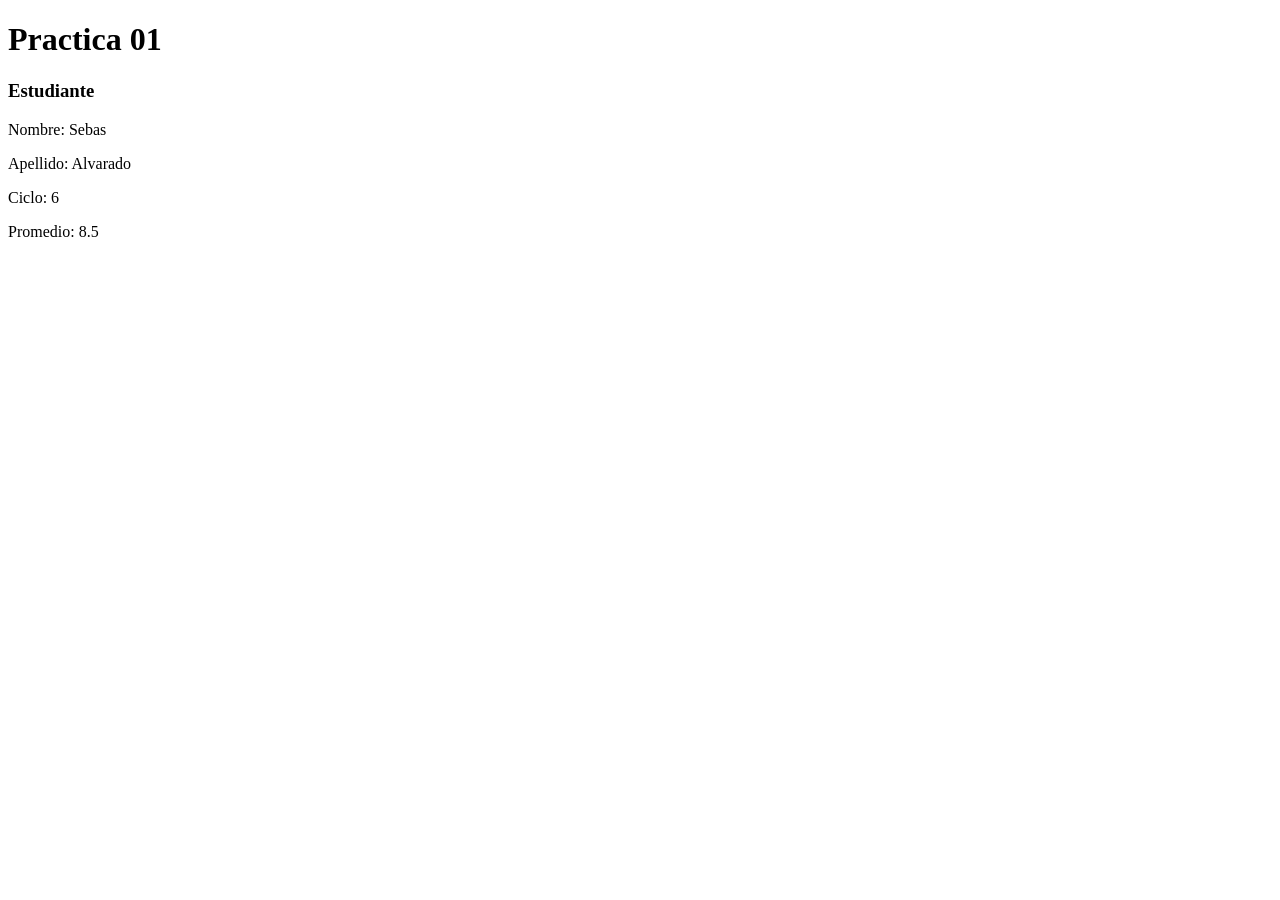
<file: 01-sintaxis/index.html>
<!DOCTYPE html>
<html lang="en">
<head>
    <meta charset="UTF-8">
    <meta name="viewport" content="width=device-width, initial-scale=1.0">
    <title>01-Sintaxis</title>
    
</head>
<body>
    
    <h1> Practica 01 </h1>
    <section id="info">
        <div class="card">
            <h3>Estudiante</h3>
            <p id="nombre"></p>
            <p id="apellido"></p>
            <p id="ciclo"></p>
            <p id="promedio"></p>
        </div>
    </section>

    <script src="js/app.js"></script>
</body>
</html>
</file>
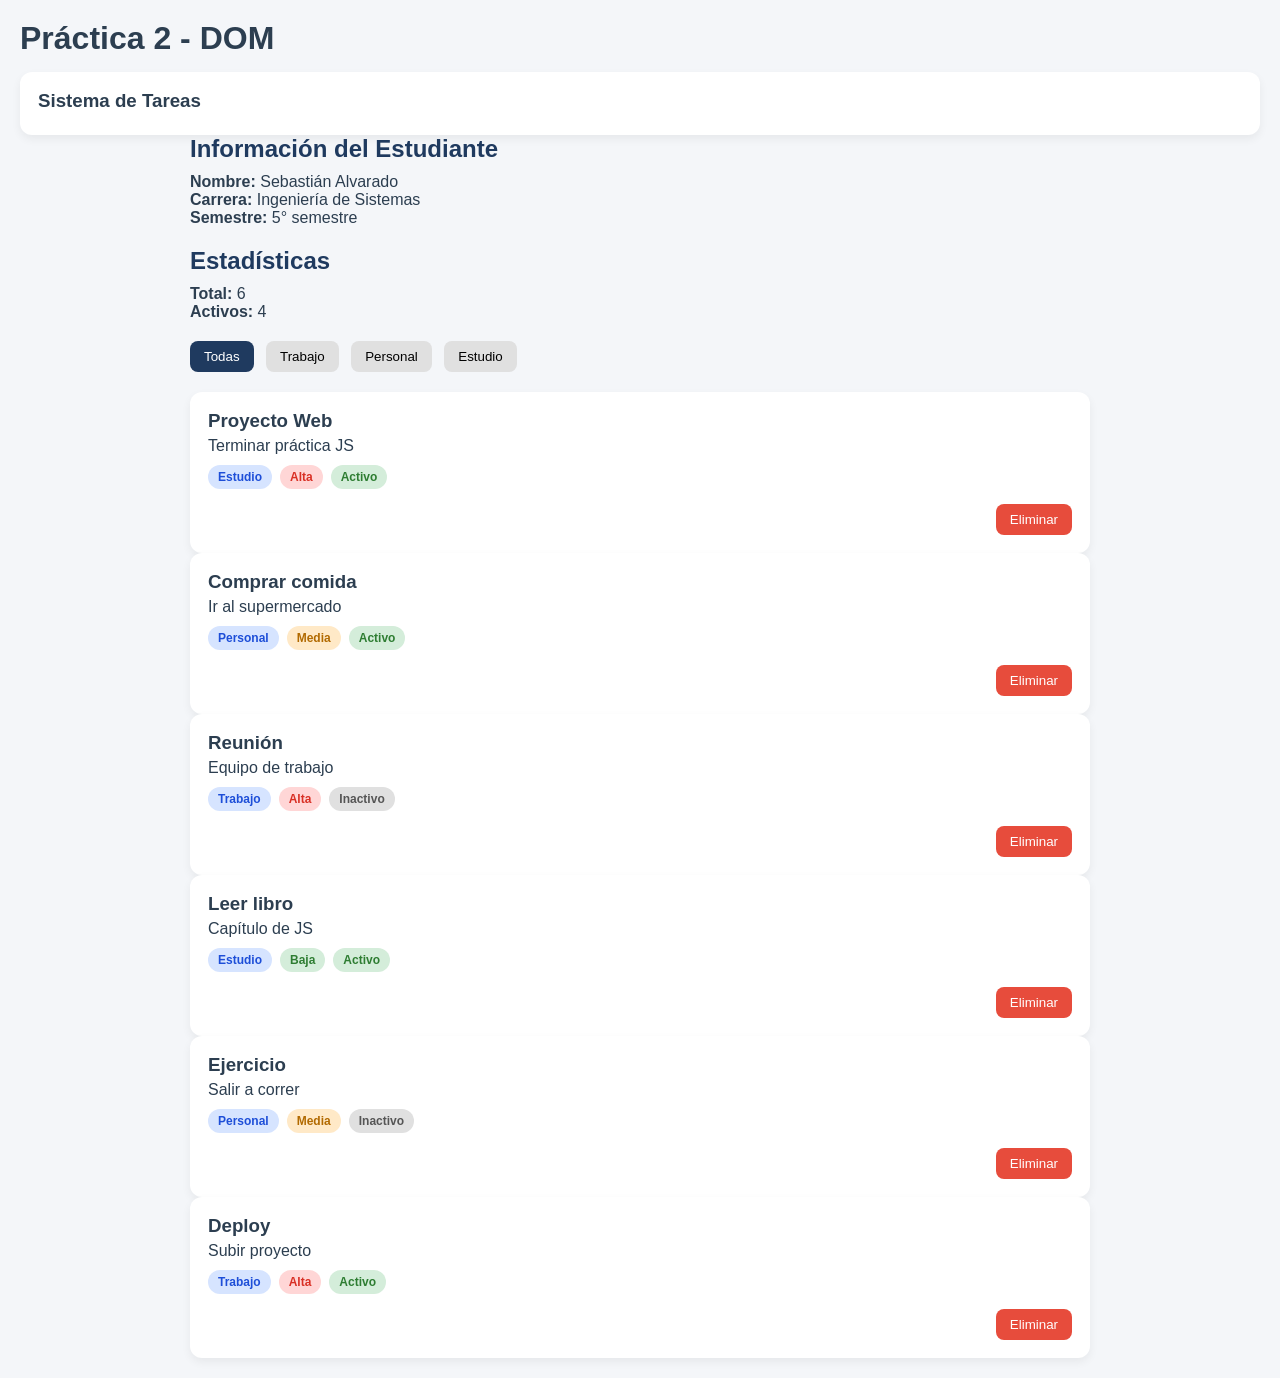
<file: 02-dom-básico/index.html>
<!DOCTYPE html>
<html lang="en">
<head>
    <link rel="stylesheet" href="css/styles.css">
    <meta charset="UTF-8">
    <meta name="viewport" content="width=device-width, initial-scale=1.0">
    <title>Práctica 2 - DOM</title>
</head>
<body>
    
    <h1>Práctica 2 - DOM</h1>

    <section id="info">
        <div class="card">
            <h3>Sistema de Tareas</h3>
            <p id="nombre"></p>
            <p id="apellido"></p>
            <p id="ciclo"></p>
        </div>
    </section>

    <div id="app">

        <div class="info-estudiante">
            <h2>Información del Estudiante</h2>
            <p><strong>Nombre:</strong> <span id="estudiante-nombre"></span></p>
            <p><strong>Carrera:</strong> <span id="estudiante-carrera"></span></p>
            <p><strong>Semestre:</strong> <span id="estudiante-semestre"></span></p>
        </div>

        <div class="estadisticas">
            <h2>Estadísticas</h2>
            <p><strong>Total:</strong> <span id="total-elementos"></span></p>
            <p><strong>Activos:</strong> <span id="elementos-activos"></span></p>
        </div>

        <div class="filtros">
            <button class="btn-filtro btn-filtro-activo" data-categoria="todas">Todas</button>
            <button class="btn-filtro" data-categoria="Trabajo">Trabajo</button>
            <button class="btn-filtro" data-categoria="Personal">Personal</button>
            <button class="btn-filtro" data-categoria="Estudio">Estudio</button>
        </div>

        <div id="contenedor-lista">
            </div>

    </div>

    <script src="js/app.js" defer></script>
</body>
</html>
</file>
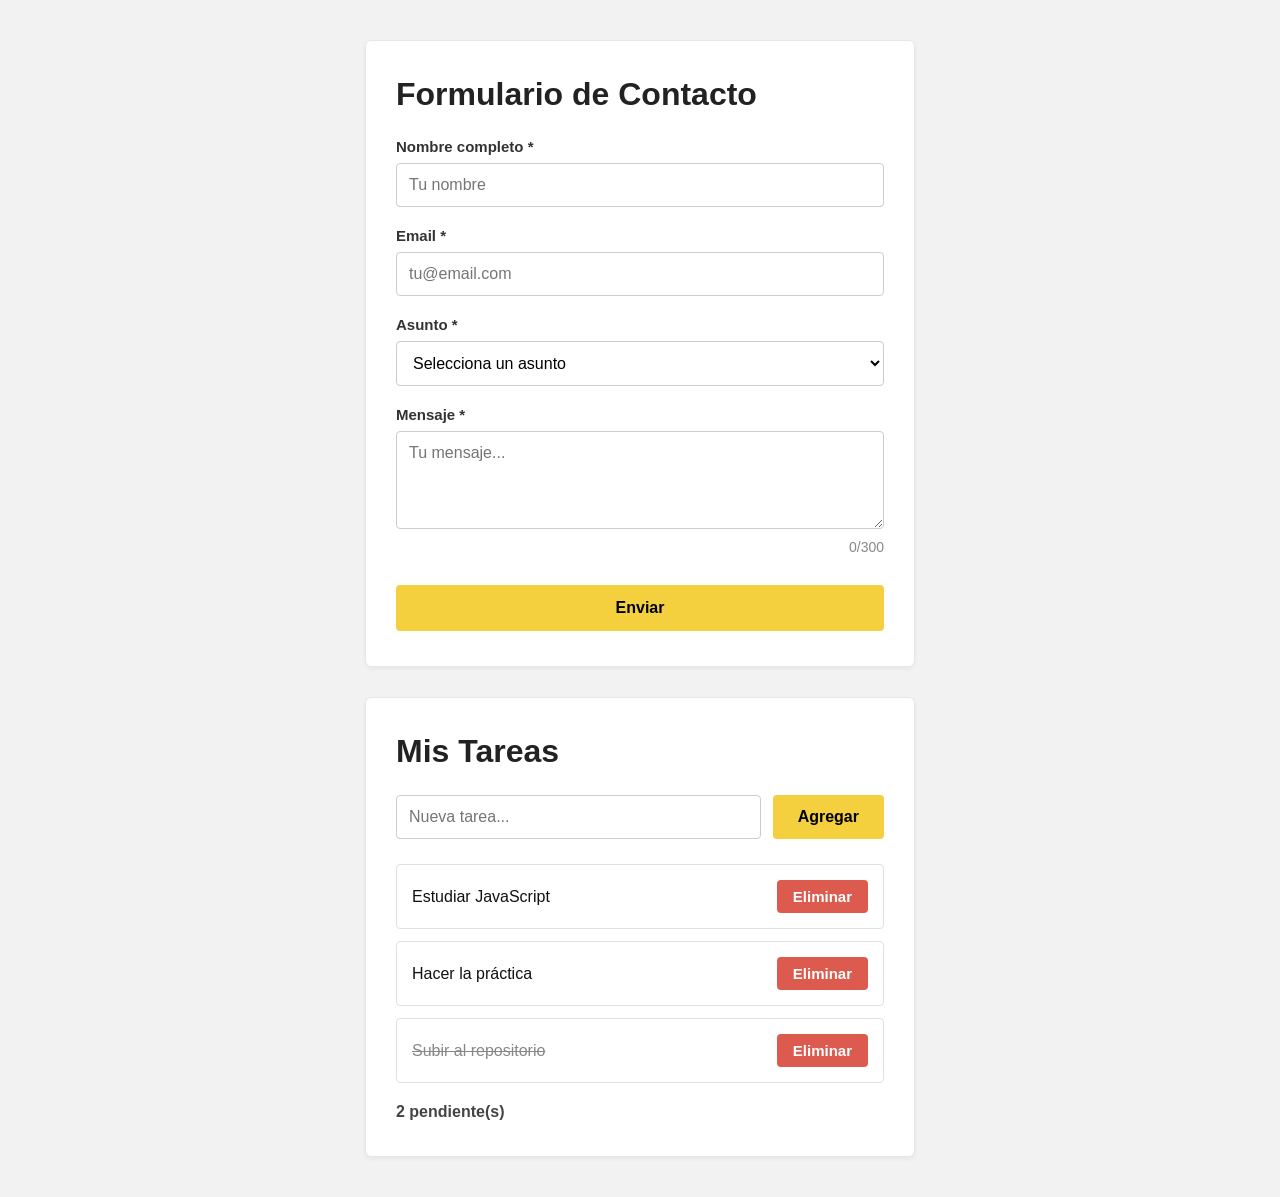
<file: 03-Eventos-en-JS/index.html>
<!DOCTYPE html>
<html lang="en">
<head>
    <meta charset="UTF-8">
    <meta name="viewport" content="width=device-width, initial-scale=1.0">
    <title>Document</title>
    <link rel="stylesheet" href="css/styles.css">
</head>
<body>
    <section class="container">
      <h1>Formulario de Contacto</h1>

      <form id="formulario" novalidate>
        <div class="form-group">
          <label for="nombre">Nombre completo *</label>
          <input type="text" id="nombre" placeholder="Tu nombre">
          <p class="error-msg" id="error-nombre">El nombre es obligatorio y debe tener al menos 3 caracteres</p>
        </div>

        <div class="form-group">
          <label for="email">Email *</label>
          <input type="email" id="email" placeholder="tu@email.com">
          <p class="error-msg" id="error-email">Ingresa un email válido</p>
        </div>

        <div class="form-group">
          <label for="asunto">Asunto *</label>
          <select id="asunto">
            <option value="">Selecciona un asunto</option>
            <option value="consulta">Consulta general</option>
            <option value="soporte">Soporte técnico</option>
            <option value="sugerencia">Sugerencia</option>
          </select>
          <p class="error-msg" id="error-asunto">Selecciona un asunto</p>
        </div>

        <div class="form-group">
          <label for="mensaje">Mensaje *</label>
          <textarea id="mensaje" rows="4" maxlength="300" placeholder="Tu mensaje..."></textarea>
          <p class="char-count"><span id="chars">0</span>/300</p>
          <p class="error-msg" id="error-mensaje">El mensaje debe tener al menos 10 caracteres</p>
        </div>

        <button type="submit">Enviar</button>
      </form>

      <div id="resultado"></div>
    </section>

    <!-- SECCIÓN 2: TAREAS -->
    <section class="container">
      <h2>Mis Tareas</h2>

      <div class="input-group">
        <input type="text" id="nueva-tarea" placeholder="Nueva tarea...">
        <button type="button" id="btn-agregar" data-action="agregar">Agregar</button>
      </div>

      <ul id="lista-tareas"></ul>
      <p id="contador-tareas">0 pendiente(s)</p>
    </section>

    <script src="js/app.js" defer></script>
</body>
</html>
</file>
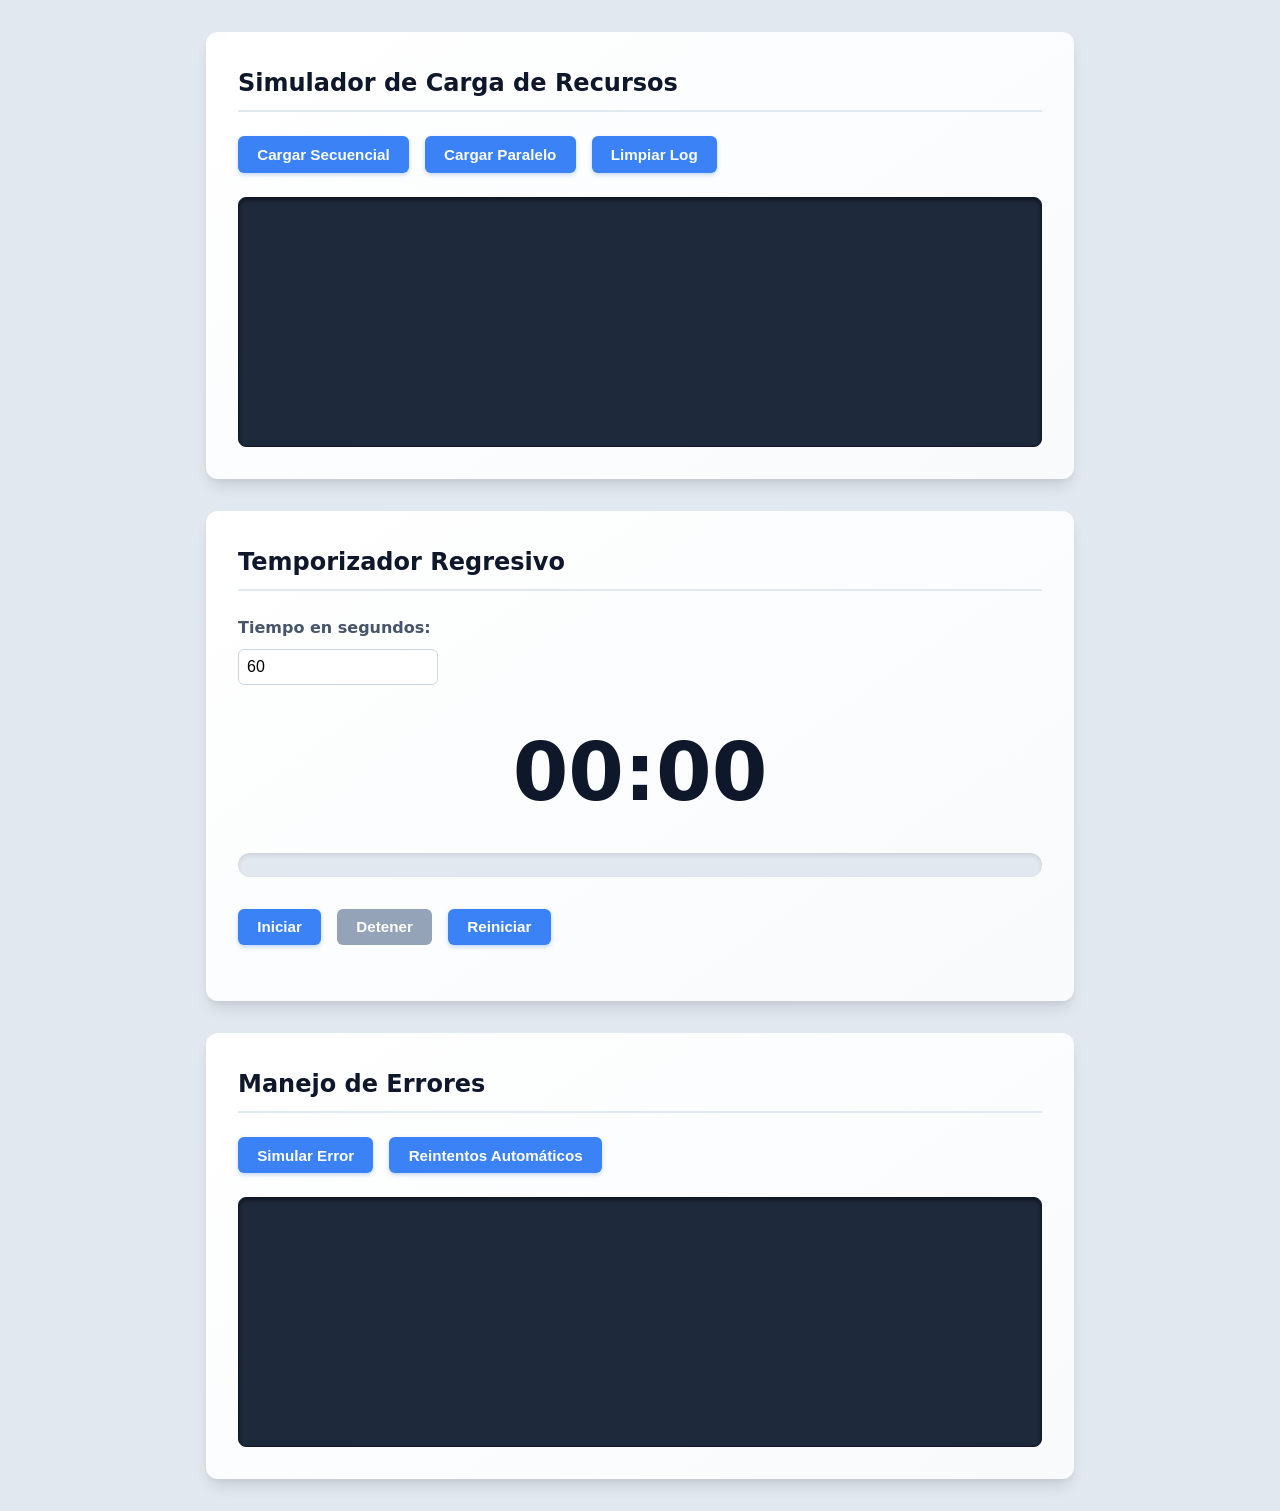
<file: 05-asincronia/index.html>
<!DOCTYPE html>
<html lang="es">
<head>
  <meta charset="UTF-8">
  <meta name="viewport" content="width=device-width, initial-scale=1.0">
  <title>Práctica 5 - Asincronía</title>
  <link rel="stylesheet" href="css/style.css">
</head>
<body>
  <main class="page">
    <!-- SECCIÓN 1: CARGA SECUENCIAL VS PARALELA -->
    <section class="container">
      <h1>Simulador de Carga de Recursos</h1>
      
      <div class="button-group">
        <button type="button" id="btn-secuencial">Cargar Secuencial</button>
        <button type="button" id="btn-paralelo">Cargar Paralelo</button>
        <button type="button" id="btn-limpiar">Limpiar Log</button>
      </div>

      <div id="log" class="log"></div>
      
      <div id="resultados" class="resultados"></div>
    </section>

    <!-- SECCIÓN 2: TEMPORIZADOR -->
    <section class="container">
      <h2>Temporizador Regresivo</h2>

      <div class="form-group">
        <label for="input-tiempo">Tiempo en segundos:</label>
        <input type="number" id="input-tiempo" value="60" min="1" max="600">
      </div>

      <div id="display" class="display">00:00</div>

      <div class="progress-container">
        <div id="barra-progreso" class="progress-bar"></div>
      </div>

      <div class="button-group">
        <button type="button" id="btn-iniciar">Iniciar</button>
        <button type="button" id="btn-detener">Detener</button>
        <button type="button" id="btn-reiniciar">Reiniciar</button>
      </div>
    </section>

    <!-- SECCIÓN 3: MANEJO DE ERRORES -->
    <section class="container">
      <h2>Manejo de Errores</h2>

      <div class="button-group">
        <button type="button" id="btn-error">Simular Error</button>
        <button type="button" id="btn-reintentos">Reintentos Automáticos</button>
      </div>

      <div id="log-errores" class="log"></div>
    </section>
  </main>

  <script defer src="js/app.js"></script>
</body>
</html>
</file>
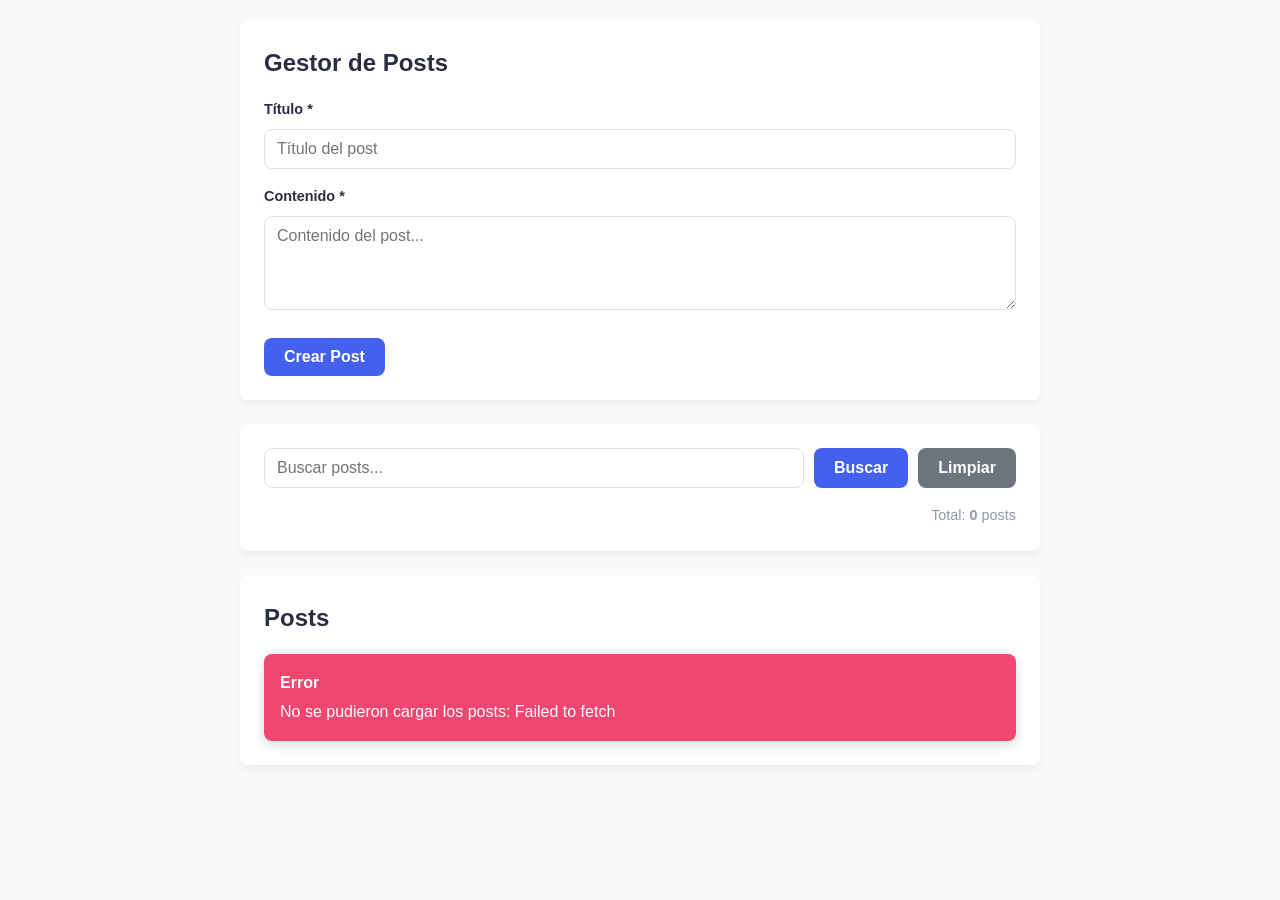
<file: 06-fetch-api/index.html>
<!DOCTYPE html>
<html lang="es">
<head>
  <meta charset="UTF-8">
  <meta name="viewport" content="width=device-width, initial-scale=1.0">
  <title>Práctica 6 - Fetch API</title>
  <link rel="stylesheet" href="css/styles.css">
</head>
<body>
  <main class="page">
    <!-- SECCIÓN 1: FORMULARIO -->
    <section class="container">
      <h1>Gestor de Posts</h1>
      
      <form id="form-post" class="form-post">
        <input type="hidden" id="post-id">
        
        <div class="form-group">
          <label for="titulo">Título *</label>
          <input type="text" id="titulo" placeholder="Título del post" required>
        </div>

        <div class="form-group">
          <label for="contenido">Contenido *</label>
          <textarea id="contenido" rows="4" placeholder="Contenido del post..." required></textarea>
        </div>

        <div class="form-actions">
          <button type="submit" id="btn-submit">Crear Post</button>
          <button type="button" id="btn-cancelar" class="btn-secondary" style="display: none;">Cancelar</button>
        </div>
      </form>
    </section>

    <!-- SECCIÓN 2: FILTROS Y BÚSQUEDA -->
    <section class="container">
      <div class="search-bar">
        <input type="search" id="input-buscar" placeholder="Buscar posts...">
        <button type="button" id="btn-buscar">Buscar</button>
        <button type="button" id="btn-limpiar" class="btn-secondary">Limpiar</button>
      </div>
      
      <div class="stats">
        <p id="contador">Total: <strong>0</strong> posts</p>
      </div>
    </section>

    <!-- SECCIÓN 3: LISTA DE POSTS -->
    <section class="container">
      <h2>Posts</h2>
      
      <div id="lista-posts" class="lista-posts">
        <!-- Los posts se renderizan aquí dinámicamente -->
      </div>

      <div id="mensaje-estado" class="mensaje-estado"></div>
    </section>
  </main>

  <script defer src="js/apiService.js"></script>
  <script defer src="js/components.js"></script>
  <script defer src="js/app.js"></script>
</body>
</html>
</file>
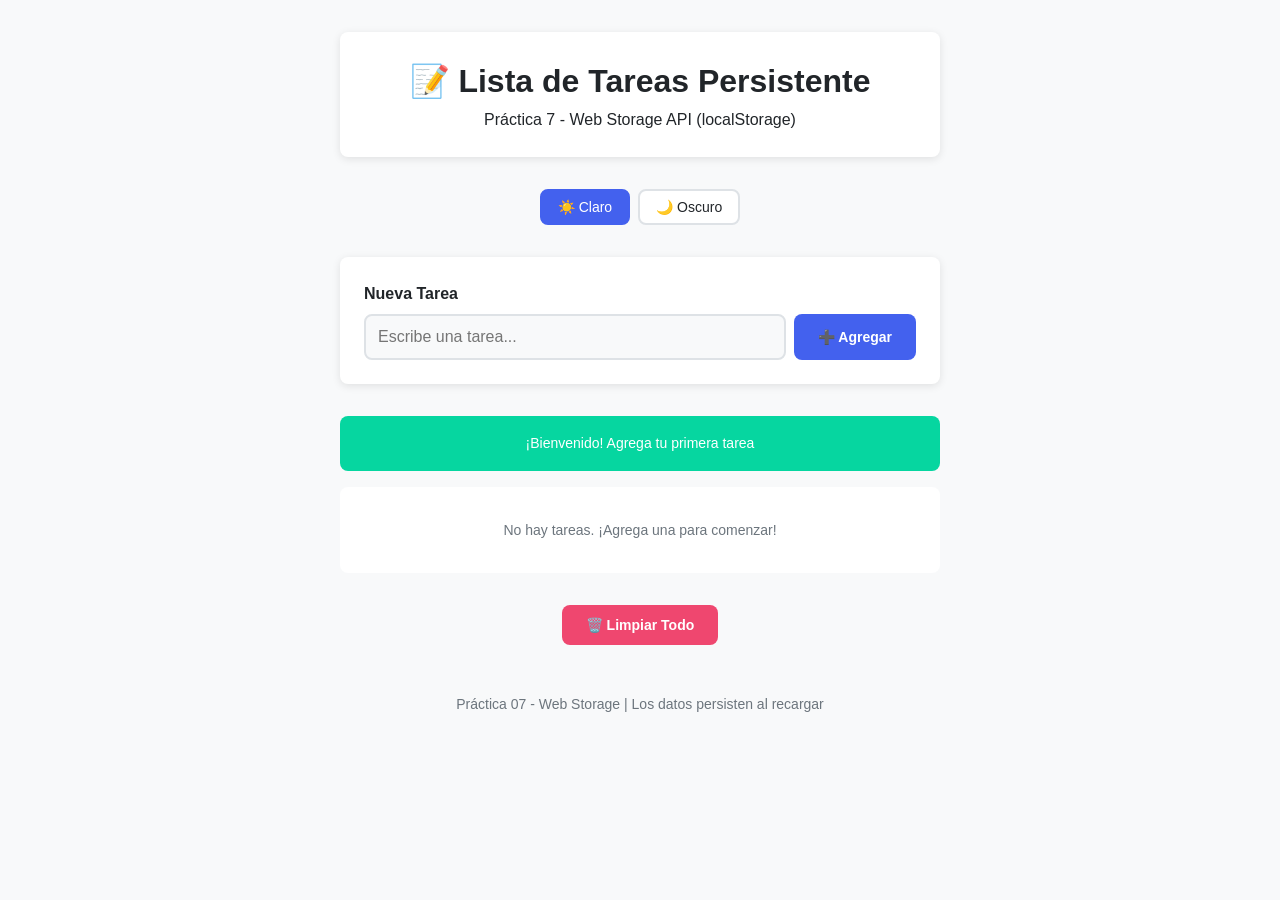
<file: 07-storage/index.html>
<!DOCTYPE html>
<html lang="es">
<head>
  <meta charset="UTF-8">
  <meta name="viewport" content="width=device-width, initial-scale=1.0">
  <title>Práctica 07 - Web Storage | Lista de Tareas</title>
  <link rel="stylesheet" href="css/styles.css">
</head>
<body>
  <div class="container">
    <!-- Header -->
    <header class="header">
      <h1 class="header__title">📝 Lista de Tareas Persistente</h1>
      <p class="header__subtitle">Práctica 7 - Web Storage API (localStorage)</p>
    </header>

    <!-- Selector de tema simple -->
    <section class="theme-selector">
      <button class="theme-btn theme-btn--active" data-theme="claro">☀️ Claro</button>
      <button class="theme-btn" data-theme="oscuro">🌙 Oscuro</button>
    </section>

    <!-- Formulario para crear tarea -->
    <section class="form-section">
      <form class="task-form" id="form-tarea">
        <div class="form-group">
          <label for="input-tarea" class="form-label">Nueva Tarea</label>
          <div class="form-input-group">
            <input 
              type="text" 
              id="input-tarea" 
              class="form-input" 
              placeholder="Escribe una tarea..." 
              maxlength="100"
              required
              autocomplete="off"
            >
            <button type="submit" class="btn btn--primary">
              ➕ Agregar
            </button>
          </div>
        </div>
      </form>
    </section>

    <!-- Mensaje de estado -->
    <div id="mensaje-estado" class="mensaje oculto"></div>

    <!-- Lista de tareas -->
    <section class="tasks-section">
      <ul class="tasks-list" id="lista-tareas">
        <!-- Las tareas se renderizan aquí -->
      </ul>
    </section>

    <!-- Botón limpiar todo -->
    <section class="actions">
      <button class="btn btn--danger" id="btn-limpiar">
        🗑️ Limpiar Todo
      </button>
    </section>

    <!-- Footer -->
    <footer class="footer">
      <p>Práctica 07 - Web Storage | Los datos persisten al recargar</p>
    </footer>
  </div>

  <!-- Scripts -->
  <script src="js/storage.js"></script>
  <script src="js/app.js"></script>
</body>
</html>
</file>
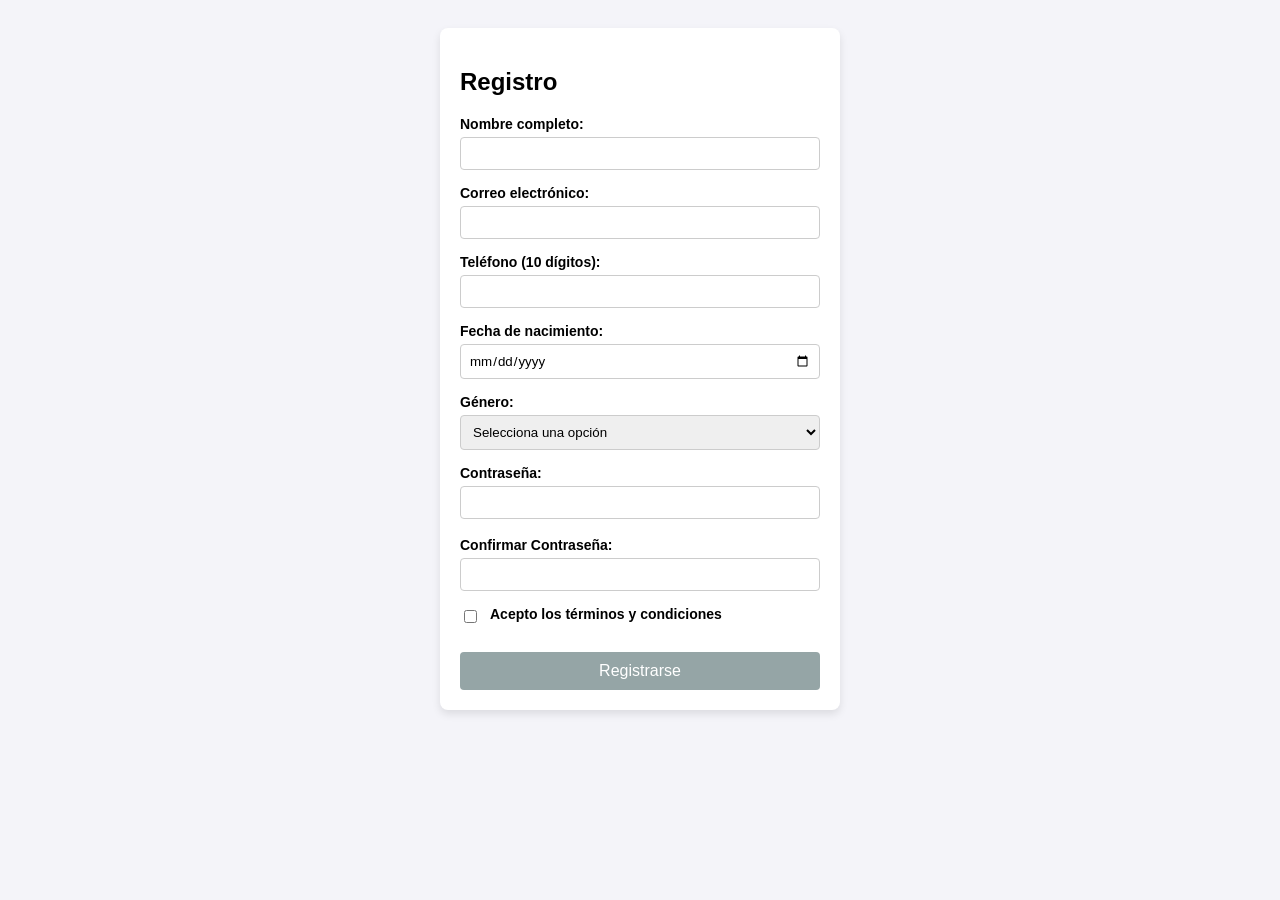
<file: 08-validacion-forms/index.html>
<!DOCTYPE html>
<html lang="es">
<head>
    <meta charset="UTF-8">
    <meta name="viewport" content="width=device-width, initial-scale=1.0">
    <title>Formulario de Registro</title>
    <link rel="stylesheet" href="css/styles.css">
</head>
<body>

    <div class="contenedor">
        <h2>Registro</h2>
        
        <form id="registroForm" novalidate>
            
            <div class="form-group">
                <label for="nombre">Nombre completo:</label>
                <input type="text" id="nombre" name="nombre" minlength="3" required>
                <span class="error-msg" id="error-nombre"></span>
            </div>

            <div class="form-group">
                <label for="email">Correo electrónico:</label>
                <input type="email" id="email" name="email" required>
                <span class="error-msg" id="error-email"></span>
            </div>

            <div class="form-group">
                <label for="telefono">Teléfono (10 dígitos):</label>
                <input type="tel" id="telefono" name="telefono" required>
                <span class="error-msg" id="error-telefono"></span>
            </div>

            <div class="form-group">
                <label for="fecha_nac">Fecha de nacimiento:</label>
                <input type="date" id="fecha_nac" name="fecha_nac" required>
                <span class="error-msg" id="error-fecha_nac"></span>
            </div>

            <div class="form-group">
                <label for="genero">Género:</label>
                <select id="genero" name="genero" required>
                    <option value="">Selecciona una opción</option>
                    <option value="masculino">Masculino</option>
                    <option value="femenino">Femenino</option>
                    <option value="otro">Otro</option>
                </select>
                <span class="error-msg" id="error-genero"></span>
            </div>

            <div class="form-group">
                <label for="password">Contraseña:</label>
                <input type="password" id="password" name="password" required>
                <small id="indicador-fuerza"></small>
                <span class="error-msg" id="error-password"></span>
            </div>

            <div class="form-group">
                <label for="confirm_password">Confirmar Contraseña:</label>
                <input type="password" id="confirm_password" name="confirm_password" required>
                <span class="error-msg" id="error-confirm_password"></span>
            </div>

            <div class="form-group checkbox-group">
                <input type="checkbox" id="terminos" name="terminos" required>
                <label for="terminos">Acepto los términos y condiciones</label>
                <span class="error-msg" id="error-terminos"></span>
            </div>

            <button type="submit" id="btnSubmit" disabled>Registrarse</button>
            
            <div id="mensajeGlobal"></div>
        </form>
    </div>

    <script src="js/validacion.js"></script>
    <script src="js/app.js"></script>
</body>
</html>
</file>
<file: 02-dom-básico/css/styles.css>
* {
  margin: 0;
  padding: 0;
  box-sizing: border-box;
  font-family: 'Segoe UI', Tahoma, Geneva, Verdana, sans-serif;
}

body {
  background-color: #f4f6f9;
  padding: 20px;
  color: #2c3e50;
}

#app {
  max-width: 900px;
  margin: 0 auto;
}

h1 {
  margin-bottom: 15px;
}

h2 {
  margin-bottom: 10px;
  color: #1f3a5f;
}

h3 {
  margin-bottom: 5px;
}

.info-estudiante,
.estadisticas {
  margin-bottom: 20px;
}

.filtros {
  margin-bottom: 20px;
}

.btn-filtro {
  padding: 8px 14px;
  border: none;
  background-color: #e0e0e0;
  border-radius: 8px;
  margin-right: 8px;
  cursor: pointer;
  transition: 0.3s;
  font-weight: 500;
}

.btn-filtro:hover {
  background-color: #d0d0d0;
}

.btn-filtro-activo {
  background-color: #1f3a5f;
  color: white;
}

#contenedor-tarjetas {
  display: grid;
  grid-template-columns: 1fr;
  gap: 15px;
}

.card {
  background-color: #ffffff;
  border-radius: 12px;
  padding: 18px;
  box-shadow: 0 4px 10px rgba(0, 0, 0, 0.06);
  
  transition: transform 0.2s ease, box-shadow 0.2s ease;
}

.card:hover {
  transform: translateY(-5px);
  box-shadow: 0 8px 20px rgba(0, 0, 0, 0.12);
}

.badges {
  margin-top: 10px;
  display: flex;
  gap: 8px;
  flex-wrap: wrap;
}

.badge {
  padding: 5px 10px;
  border-radius: 12px;
  font-size: 12px;
  font-weight: 600;
}

.badge-categoria {
  background-color: #d6e4ff;
  color: #1d4ed8;
}

.prioridad-alta {
  background-color: #ffd6d6;
  color: #d93025;
}

.prioridad-media {
  background-color: #ffe9c7;
  color: #b26a00;
}

.prioridad-baja {
  background-color: #d4edda;
  color: #2e7d32;
}

.estado-activo {
  background-color: #d4edda;
  color: #2e7d32;
}

.estado-inactivo {
  background-color: #e0e0e0;
  color: #555;
}


.card-actions {
  margin-top: 15px;
  display: flex;
  justify-content: flex-end;
}

.btn-eliminar {
  background-color: #e74c3c;
  color: white;
  border: none;
  padding: 8px 14px;
  border-radius: 8px;
  cursor: pointer;
  transition: 0.3s;
}

.btn-eliminar:hover {
  background-color: #c0392b;
}

@media (max-width: 600px) {
  body {
    padding: 10px;
  }

  .filtros {
    display: flex;
    overflow-x: auto;
    padding-bottom: 10px;
  }

  .btn-filtro {
    white-space: nowrap;
  }
}
</file>
<file: 03-Eventos-en-JS/css/styles.css>
body {
  font-family: -apple-system, BlinkMacSystemFont, "Segoe UI", Roboto, Helvetica, Arial, sans-serif;
  background-color: #f2f2f2;
  color: #333;
  margin: 0;
  padding: 40px 20px;
  display: flex;
  flex-direction: column;
  align-items: center;
  gap: 30px;
}

.container {
  background-color: #ffffff;
  width: 100%;
  max-width: 550px;
  padding: 35px 30px;
  border-radius: 6px;
  box-shadow: 0 2px 4px rgba(0, 0, 0, 0.05);
  border: 1px solid #e6e6e6;
  box-sizing: border-box;
}

h1, h2 {
  margin-top: 0;
  margin-bottom: 25px;
  color: #222;
  font-size: 32px;
  font-weight: 700;
}

.form-group {
  margin-bottom: 20px;
}

label {
  display: block;
  font-weight: 700;
  margin-bottom: 8px;
  color: #333;
  font-size: 15px;
}

input[type="text"],
input[type="email"],
select,
textarea {
  width: 100%;
  padding: 12px;
  border: 1px solid #ccc;
  border-radius: 4px;
  box-sizing: border-box;
  font-size: 16px;
  font-family: inherit;
  background-color: #fff;
  transition: border-color 0.2s;
}

input::placeholder, 
textarea::placeholder {
  color: #757575;
}

input:focus, 
select:focus, 
textarea:focus {
  outline: none;
  border-color: #999;
}

textarea {
  resize: vertical;
}

.char-count {
  text-align: right;
  font-size: 14px;
  color: #888;
  margin-top: 6px;
  margin-bottom: 0;
}

/* Botón de Enviar */
button[type="submit"] {
  width: 100%;
  padding: 14px;
  background-color: #f4d03f;
  color: #000;
  border: none;
  border-radius: 4px;
  font-size: 16px;
  font-weight: 700;
  cursor: pointer;
  margin-top: 10px;
  transition: background-color 0.2s;
}

button[type="submit"]:hover {
  background-color: #e5c23b;
}

.error-msg {
  display: none;
  color: #e74c3c;
  font-size: 13px;
  margin-top: 6px;
  margin-bottom: 0;
}

.error-msg.visible {
  display: block;
}

.error {
  border-color: #e74c3c !important;
}

#resultado {
  display: none;
  margin-top: 25px;
  padding: 15px;
  background-color: #f8f9fa;
  border: 1px solid #e9ecef;
  border-radius: 4px;
}

#resultado.visible {
  display: block;
}


.input-group {
  display: flex;
  gap: 12px;
  margin-bottom: 25px;
}

.input-group input {
  flex: 1;
  margin-bottom: 0;
}

#btn-agregar {
  padding: 0 25px;
  background-color: #f4d03f;
  color: #000;
  border: none;
  border-radius: 4px;
  font-weight: 700;
  font-size: 16px;
  cursor: pointer;
  transition: background-color 0.2s;
}

#btn-agregar:hover {
  background-color: #e5c23b;
}

#lista-tareas {
  list-style: none;
  padding: 0;
  margin: 0 0 20px 0;
}

.tarea-item {
  display: flex;
  justify-content: space-between;
  align-items: center;
  padding: 15px;
  border: 1px solid #e0e0e0;
  border-radius: 4px;
  margin-bottom: 12px;
  background-color: #fff;
}

.tarea-texto {
  font-size: 16px;
  cursor: pointer;
  flex: 1;
  color: #111;
  user-select: none;
}


.tarea-item.completada .tarea-texto {
  text-decoration: line-through;
  color: #888;
}

.btn-eliminar {
  background-color: #dd5b4e;
  color: white;
  border: none;
  padding: 8px 16px;
  border-radius: 4px;
  cursor: pointer;
  font-weight: 700;
  font-size: 15px;
  transition: background-color 0.2s;
}

.btn-eliminar:hover {
  background-color: #c94f43;
}

#contador-tareas {
  font-weight: 700;
  color: #444;
  margin: 0;
  font-size: 16px;
}
</file>
<file: 05-asincronia/css/style.css>
* {
  margin: 0;
  padding: 0;
  box-sizing: border-box;
}

body {
  font-family: system-ui, -apple-system, BlinkMacSystemFont, 'Segoe UI', Roboto, sans-serif;
  background-color: #e2e8f0;
  color: #333;
  line-height: 1.6;
}

.page {
  max-width: 900px;
  margin: 2rem auto;
  padding: 0 1rem;
  display: flex;
  flex-direction: column;
  gap: 2rem;
}

.container {
  background: linear-gradient(145deg, #ffffff 0%, #f8fafc 100%);
  padding: 2rem;
  border-radius: 12px;
  box-shadow: 0 10px 15px -3px rgba(0, 0, 0, 0.1), 0 4px 6px -2px rgba(0, 0, 0, 0.05);
}

h1, h2 {
  margin-bottom: 1.5rem;
  color: #0f172a;
  border-bottom: 2px solid #e2e8f0;
  padding-bottom: 0.5rem;
}

.button-group {
  display: flex;
  gap: 1rem;
  margin-bottom: 1.5rem;
  flex-wrap: wrap;
}

button {
  padding: 0.6rem 1.2rem;
  border: none;
  border-radius: 6px;
  background-color: #3b82f6;
  color: white;
  font-weight: 600;
  font-size: 0.95rem;
  cursor: pointer;
  transition: all 0.2s ease;
  box-shadow: 0 2px 4px rgba(59, 130, 246, 0.3);
}

button:hover:not(:disabled) {
  background-color: #2563eb;
  transform: translateY(-2px);
  box-shadow: 0 4px 6px rgba(59, 130, 246, 0.4);
}

button:disabled {
  background-color: #94a3b8;
  cursor: not-allowed;
  box-shadow: none;
  transform: none;
}

.form-group {
  margin-bottom: 1.5rem;
}

.form-group label {
  display: block;
  font-weight: 600;
  margin-bottom: 0.5rem;
  color: #475569;
}

.form-group input {
  padding: 0.5rem;
  font-size: 1rem;
  border: 1px solid #cbd5e1;
  border-radius: 6px;
  width: 100%;
  max-width: 200px;
  transition: border-color 0.2s;
}

.form-group input:focus {
  outline: none;
  border-color: #3b82f6;
  box-shadow: 0 0 0 3px rgba(59, 130, 246, 0.2);
}

.log {
  background-color: #1e293b;
  color: #f8fafc;
  font-family: 'Courier New', Courier, monospace;
  font-size: 0.9rem;
  padding: 1rem;
  border-radius: 8px;
  height: 250px;
  overflow-y: auto;
  border: 1px solid #0f172a;
  box-shadow: inset 0 2px 4px rgba(0,0,0,0.5);
}

.log::-webkit-scrollbar {
  width: 8px;
}
.log::-webkit-scrollbar-track {
  background: #0f172a;
  border-radius: 4px;
}
.log::-webkit-scrollbar-thumb {
  background: #475569;
  border-radius: 4px;
}

.log-item {
  margin-bottom: 0.4rem;
  line-height: 1.4;
}
.log-info { color: #38bdf8; } 
.log-success { color: #4ade80; } 
.log-error { color: #f87171; } 
.log-warning { color: #facc15; }

.resultados {
  display: none;
  margin-top: 1.5rem;
  padding: 1.5rem;
  background-color: #f0fdf4;
  border-left: 5px solid #22c55e;
  border-radius: 6px;
  color: #166534;
}

.resultados.visible {
  display: block;
  animation: fadeIn 0.4s ease-in-out;
}

.resultados h3 {
  margin-bottom: 1rem;
  color: #15803d;
  border-bottom: none;
}

.resultados p {
  margin-bottom: 0.5rem;
  font-size: 1.05rem;
}

.display {
  font-size: 5rem;
  font-weight: 800;
  text-align: center;
  color: #0f172a;
  font-variant-numeric: tabular-nums;
  margin: 1rem 0;
  transition: color 0.3s ease;
}

.progress-container {
  width: 100%;
  height: 24px;
  background-color: #e2e8f0;
  border-radius: 12px;
  overflow: hidden;
  margin-bottom: 2rem;
  box-shadow: inset 0 2px 4px rgba(0,0,0,0.1);
}

.progress-bar {
  height: 100%;
  width: 0%;
  background: linear-gradient(90deg, #3b82f6 0%, #06b6d4 100%);
  border-radius: 12px;
  /* Transición lineal para que el movimiento de los segundos se vea fluido */
  transition: width 1s linear, background 0.3s ease;
}

@keyframes fadeIn {
  from { opacity: 0; transform: translateY(-10px); }
  to { opacity: 1; transform: translateY(0); }
}

@keyframes pulseAlert {
  0% { transform: scale(1); }
  50% { transform: scale(1.05); }
  100% { transform: scale(1); }
}

.display.alerta {
  color: #ef4444;
  animation: pulseAlert 1s infinite ease-in-out;
}

.progress-bar.alerta {
  background: linear-gradient(90deg, #ef4444 0%, #f97316 100%);
}
</file>
<file: 06-fetch-api/css/styles.css>
/* ==========================================================================
   VARIABLES GLOBALES
   ========================================================================== */
:root {
  --primary-color: #4361ee;
  --primary-hover: #3a53d0;
  --secondary-color: #6c757d;
  --secondary-hover: #5a6268;
  --danger-color: #ef476f;
  --danger-hover: #d93d60;
  --success-color: #06d6a0;
  --warning-color: #ffd166;
  --background-color: #f8f9fa;
  --card-bg: #ffffff;
  --text-main: #2b2d42;
  --text-muted: #8d99ae;
  --border-color: #dee2e6;
  --radius: 8px;
  --shadow: 0 4px 6px rgba(0, 0, 0, 0.05);
}

/* ==========================================================================
   RESETEO BÁSICO
   ========================================================================== */
* {
  box-sizing: border-box;
  margin: 0;
  padding: 0;
}

body {
  font-family: 'Segoe UI', Roboto, Helvetica, Arial, sans-serif;
  background-color: var(--background-color);
  color: var(--text-main);
  line-height: 1.6;
  padding: 20px;
}

/* ==========================================================================
   ESTRUCTURA PRINCIPAL
   ========================================================================== */
.page {
  max-width: 800px;
  margin: 0 auto;
}

.container {
  background-color: var(--card-bg);
  padding: 24px;
  border-radius: var(--radius);
  box-shadow: var(--shadow);
  margin-bottom: 24px;
}

h1, h2, h3 {
  margin-bottom: 16px;
  color: var(--text-main);
}

/* ==========================================================================
   FORMULARIOS
   ========================================================================== */
.form-group {
  margin-bottom: 16px;
}

label {
  display: block;
  font-weight: 600;
  margin-bottom: 8px;
  font-size: 0.9rem;
}

input[type="text"],
input[type="search"],
textarea {
  width: 100%;
  padding: 10px 12px;
  border: 1px solid var(--border-color);
  border-radius: var(--radius);
  font-family: inherit;
  font-size: 1rem;
  transition: border-color 0.3s;
}

input[type="text"]:focus,
input[type="search"]:focus,
textarea:focus {
  outline: none;
  border-color: var(--primary-color);
  box-shadow: 0 0 0 3px rgba(67, 97, 238, 0.1);
}

.form-actions {
  display: flex;
  gap: 12px;
  margin-top: 20px;
}

/* ==========================================================================
   BOTONES
   ========================================================================== */
button {
  padding: 10px 20px;
  border: none;
  border-radius: var(--radius);
  font-size: 1rem;
  font-weight: 600;
  cursor: pointer;
  transition: background-color 0.3s, transform 0.1s;
  background-color: var(--primary-color);
  color: white;
}

button:hover:not(:disabled) {
  background-color: var(--primary-hover);
}

button:active:not(:disabled) {
  transform: scale(0.98);
}

button:disabled {
  background-color: var(--text-muted);
  cursor: not-allowed;
  opacity: 0.7;
}

.btn-secondary {
  background-color: var(--secondary-color);
}

.btn-secondary:hover {
  background-color: var(--secondary-hover);
}

.btn-editar {
  background-color: #fca311;
  font-size: 0.85rem;
  padding: 6px 12px;
}

.btn-editar:hover {
  background-color: #e5940f;
}

.btn-eliminar {
  background-color: var(--danger-color);
  font-size: 0.85rem;
  padding: 6px 12px;
}

.btn-eliminar:hover {
  background-color: var(--danger-hover);
}

/* ==========================================================================
   BARRA DE BÚSQUEDA Y ESTADÍSTICAS
   ========================================================================== */
.search-bar {
  display: flex;
  gap: 10px;
  margin-bottom: 16px;
}

.search-bar input {
  flex: 1;
}

.stats {
  text-align: right;
  font-size: 0.9rem;
  color: var(--text-muted);
}

/* ==========================================================================
   TARJETAS DE POSTS (COMPONENTES)
   ========================================================================== */
.lista-posts {
  display: flex;
  flex-direction: column;
  gap: 16px;
}

.post-card {
  border: 1px solid var(--border-color);
  border-radius: var(--radius);
  padding: 16px;
  background-color: var(--card-bg);
  transition: box-shadow 0.3s;
}

.post-card:hover {
  box-shadow: 0 6px 12px rgba(0, 0, 0, 0.08);
}

.post-card-header {
  display: flex;
  justify-content: space-between;
  align-items: center;
  margin-bottom: 12px;
}

.post-card-title {
  margin: 0;
  font-size: 1.25rem;
  color: var(--primary-color);
}

.post-card-id {
  background-color: var(--text-muted);
  color: white;
  padding: 4px 8px;
  border-radius: 12px;
  font-size: 0.8rem;
  font-weight: bold;
}

.post-card-body {
  margin-bottom: 16px;
  color: #4a4e69;
}

.post-card-footer {
  display: flex;
  gap: 10px;
  justify-content: flex-end;
  border-top: 1px solid var(--border-color);
  padding-top: 12px;
}

/* ==========================================================================
   ESTADOS Y MENSAJES
   ========================================================================== */
.estado-vacio {
  text-align: center;
  padding: 40px 20px;
  color: var(--text-muted);
  font-style: italic;
  border: 2px dashed var(--border-color);
  border-radius: var(--radius);
}

.mensaje-estado {
  position: fixed;
  bottom: 20px;
  right: 20px;
  max-width: 350px;
  z-index: 1000;
  transition: opacity 0.3s ease-in-out;
}

.mensaje-estado.oculto {
  opacity: 0;
  pointer-events: none;
}

.success, .error {
  padding: 16px;
  border-radius: var(--radius);
  color: white;
  box-shadow: 0 4px 12px rgba(0,0,0,0.15);
}

.success {
  background-color: var(--success-color);
}

.error {
  background-color: var(--danger-color);
}

.error strong {
  display: block;
  margin-bottom: 4px;
}

/* ==========================================================================
   ANIMACIONES Y SPINNER
   ========================================================================== */
.fade-in {
  animation: fadeIn 0.4s ease-in;
}

@keyframes fadeIn {
  from { opacity: 0; transform: translateY(10px); }
  to { opacity: 1; transform: translateY(0); }
}

.loading {
  display: flex;
  flex-direction: column;
  align-items: center;
  justify-content: center;
  padding: 40px;
  color: var(--text-muted);
}

.spinner {
  width: 40px;
  height: 40px;
  border: 4px solid rgba(67, 97, 238, 0.2);
  border-top-color: var(--primary-color);
  border-radius: 50%;
  animation: spin 1s linear infinite;
  margin-bottom: 12px;
}

@keyframes spin {
  to { transform: rotate(360deg); }
}

/* ==========================================================================
   RESPONSIVO
   ========================================================================== */
@media (max-width: 600px) {
  .search-bar {
    flex-direction: column;
  }
  
  .post-card-header {
    flex-direction: column;
    align-items: flex-start;
    gap: 8px;
  }
}
</file>
<file: 07-storage/css/styles.css>
/* =========================
   VARIABLES CSS - TEMA CLARO (Default)
========================= */
:root {
  --bg-primary: #f8f9fa;
  --bg-secondary: #ffffff;
  --text-primary: #212529;
  --text-secondary: #6c757d;
  --color-primary: #4361ee;
  --color-primary-hover: #3651d4;
  --color-success: #06d6a0;
  --color-danger: #ef476f;
  --card-bg: #ffffff;
  --border-color: #dee2e6;
  --shadow: rgba(0, 0, 0, 0.1);
}

/* =========================
   RESET Y BASE
========================= */
* {
  box-sizing: border-box;
  margin: 0;
  padding: 0;
}

body {
  font-family: -apple-system, BlinkMacSystemFont, 'Segoe UI', Roboto, sans-serif;
  line-height: 1.6;
  color: var(--text-primary);
  background: var(--bg-primary);
  min-height: 100vh;
  padding: 2rem 1rem;
  transition: background 0.3s ease, color 0.3s ease;
}

/* =========================
   CONTENEDOR
========================= */
.container {
  max-width: 600px;
  margin: 0 auto;
}

/* =========================
   HEADER
========================= */
.header {
  text-align: center;
  margin-bottom: 2rem;
  padding: 1.5rem;
  background: var(--card-bg);
  border-radius: 8px;
  box-shadow: 0 2px 8px var(--shadow);
  transition: background 0.3s ease;
}

.header_title {
  font-size: 1.75rem;
  margin-bottom: 0.5rem;
}

.header_subtitle {
  font-size: 0.875rem;
  color: var(--text-secondary);
}

/* =========================
   SELECTOR DE TEMA
========================= */
.theme-selector {
  display: flex;
  gap: 0.5rem;
  justify-content: center;
  margin-bottom: 2rem;
}

.theme-btn {
  padding: 0.5rem 1rem;
  border: 2px solid var(--border-color);
  background: var(--card-bg);
  color: var(--text-primary);
  border-radius: 8px;
  cursor: pointer;
  font-size: 0.875rem;
  transition: all 0.3s ease;
}

.theme-btn:hover {
  border-color: var(--color-primary);
  background: var(--color-primary);
  color: white;
}

.theme-btn--active {
  border-color: var(--color-primary);
  background: var(--color-primary);
  color: white;
}

/* =========================
   FORMULARIO
========================= */
.form-section {
  margin-bottom: 2rem;
}

.task-form {
  background: var(--card-bg);
  padding: 1.5rem;
  border-radius: 8px;
  box-shadow: 0 2px 8px var(--shadow);
  transition: background 0.3s ease;
}

.form-group {
  display: flex;
  flex-direction: column;
  gap: 0.5rem;
}

.form-label {
  font-weight: 600;
  color: var(--text-primary);
}

.form-input-group {
  display: flex;
  gap: 0.5rem;
}

.form-input {
  flex: 1;
  padding: 0.75rem;
  border: 2px solid var(--border-color);
  border-radius: 8px;
  font-size: 1rem;
  transition: border-color 0.3s ease;
  background: var(--bg-primary);
  color: var(--text-primary);
}

.form-input:focus {
  outline: none;
  border-color: var(--color-primary);
}

/* =========================
   BOTONES
========================= */
.btn {
  padding: 0.75rem 1.5rem;
  border: none;
  border-radius: 8px;
  font-size: 0.875rem;
  font-weight: 600;
  cursor: pointer;
  transition: all 0.3s ease;
}

.btn--primary {
  background: var(--color-primary);
  color: white;
}

.btn--primary:hover {
  background: var(--color-primary-hover);
}

.btn--danger {
  background: var(--color-danger);
  color: white;
}

.btn--danger:hover {
  opacity: 0.9;
}

.btn--small {
  padding: 0.25rem 0.75rem;
  font-size: 0.75rem;
}

/* =========================
   MENSAJES
========================= */
.mensaje {
  margin-bottom: 1rem;
  padding: 1rem;
  border-radius: 8px;
  font-size: 0.875rem;
  text-align: center;
}

.mensaje--success {
  background: var(--color-success);
  color: white;
}

.mensaje--error {
  background: var(--color-danger);
  color: white;
}

.oculto {
  display: none;
}

/* =========================
   LISTA DE TAREAS
========================= */
.tasks-section {
  margin-bottom: 2rem;
}

.tasks-list {
  list-style: none;
  display: flex;
  flex-direction: column;
  gap: 0.75rem;
}

.task-item {
  display: flex;
  align-items: center;
  gap: 0.75rem;
  padding: 1rem;
  background: var(--card-bg);
  border-radius: 8px;
  box-shadow: 0 2px 4px var(--shadow);
  transition: transform 0.2s ease, background 0.3s ease;
}

.task-item:hover {
  transform: translateX(4px);
}

.task-item--completed {
  opacity: 0.6;
}

.task-item--completed .task-item_text {
  text-decoration: line-through;
}

.task-item_checkbox {
  width: 20px;
  height: 20px;
  cursor: pointer;
}

.task-item_text {
  flex: 1;
  color: var(--text-primary);
}

.task-item_actions {
  display: flex;
  gap: 0.5rem;
}

/* =========================
   ACCIONES
========================= */
.actions {
  text-align: center;
  margin-bottom: 2rem;
}

/* =========================
   FOOTER
========================= */
.footer {
  text-align: center;
  padding: 1rem;
  color: var(--text-secondary);
  font-size: 0.875rem;
}

/* =========================
   ESTADO VACÍO
========================= */
.empty-state {
  text-align: center;
  padding: 2rem;
  background: var(--card-bg);
  border-radius: 8px;
  color: var(--text-secondary);
  font-size: 0.875rem;
}

/* =========================
   RESPONSIVE
========================= */
@media (max-width: 600px) {
  body {
    padding: 1rem 0.5rem;
  }
  .form-input-group {
    flex-direction: column;
  }
  .theme-selector {
    flex-direction: column;
  }
}
</file>
<file: 08-validacion-forms/css/styles.css>
* { box-sizing: border-box; font-family: Arial, sans-serif; }

body { background-color: #f4f4f9; display: flex; justify-content: center; padding: 20px; }

.contenedor { background: white; padding: 20px; border-radius: 8px; width: 100%; max-width: 400px; box-shadow: 0 4px 8px rgba(0,0,0,0.1); }

.form-group { margin-bottom: 15px; display: flex; flex-direction: column; }

.checkbox-group { flex-direction: row; align-items: center; gap: 10px; flex-wrap: wrap; }

label { font-weight: bold; margin-bottom: 5px; font-size: 14px; }

input, select { padding: 8px; border: 1px solid #ccc; border-radius: 4px; outline: none; }

/* Feedback visual */
input.valido, select.valido { border: 2px solid #2ecc71; }
input.invalido, select.invalido { border: 2px solid #e74c3c; }

/* Mensajes de error */
.error-msg { color: #e74c3c; font-size: 12px; margin-top: 5px; display: none; }
.error-msg.visible { display: block; }

/* Fuerza de contraseña */
#indicador-fuerza { font-size: 12px; font-weight: bold; margin-top: 3px; }

button {
    background-color: #3498db; color: white; border: none; padding: 10px;
    border-radius: 4px; cursor: pointer; width: 100%; font-size: 16px;
    margin-top: 10px;
}

button:disabled { background-color: #95a5a6; cursor: not-allowed; }

#mensajeGlobal { margin-top: 15px; text-align: center; font-weight: bold; padding: 10px; border-radius: 4px; display: none; }
.exito { background-color: #d4edda; color: #155724; }
.error-global { background-color: #f8d7da; color: #721c24; }
</file>
